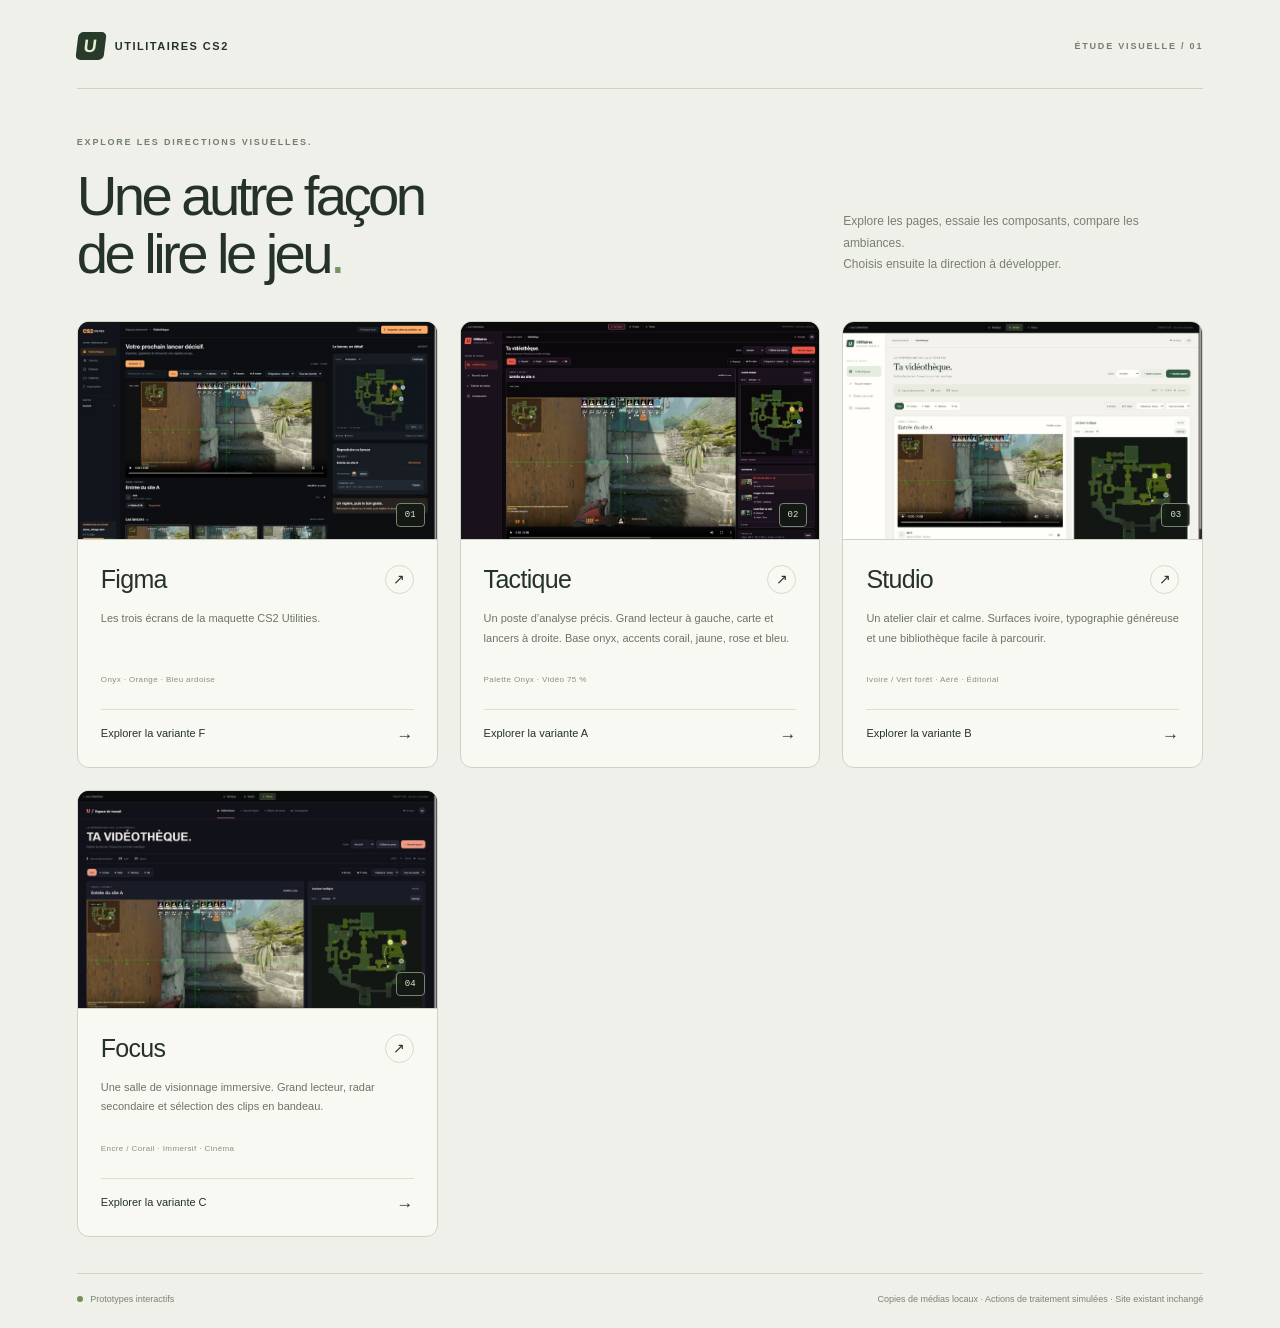
<file: prototypes/index.html>
<!doctype html>
<html lang="fr">
<head>
  <meta charset="utf-8">
  <meta name="viewport" content="width=device-width,initial-scale=1">
  <title>Utilitaires CS2 · Explorations visuelles</title>
  <link rel="icon" href="data:,">
  <link rel="stylesheet" href="prototype.css">
  <link rel="stylesheet" href="tactique.css">
  <script defer src="data.js"></script>
  <link rel="stylesheet" href="figma.css">
  <script defer src="figma.js"></script>
  <script defer src="prototype.js"></script>
</head>
<body><div id="app"></div><div id="toast" role="status"></div><dialog id="dialog"></dialog></body>
</html>
</file>
<file: prototypes/prototype.css>
:root{font-family:'DM Sans','Segoe UI',sans-serif;font-size:14px;font-weight:400;--bg:#121514;--surface:#1b1f1d;--surface2:#242925;--ink:#edf0e9;--muted:#939c91;--edge:#343b34;--accent:#d8ef6b;--accent-ink:#1d2513;--radius:8px;--shadow:none;--smoke:#a0c7aa;--flash:#ead69a;--molo:#ee9272;--he:#c3a6e0;color:var(--ink);background:var(--bg);color-scheme:dark}
body{background:var(--bg);color:var(--ink);min-height:100vh}
body.theme-b .segmented button.active[aria-pressed=true]{color:var(--accent-ink)}
*{box-sizing:border-box}body{margin:0}button,input,select{font:inherit}button,a,input,select,summary{-webkit-tap-highlight-color:transparent}button,a,select,summary{cursor:pointer}a{color:inherit;text-decoration:none}button{min-height:36px;border:1px solid var(--edge);background:var(--surface2);color:var(--ink);border-radius:var(--radius);padding:8px 13px;transition:background .15s,border-color .15s,transform .15s}button:hover{border-color:var(--muted);background:var(--edge)}button:active{transform:translateY(1px)}button:disabled{opacity:.35;cursor:default}button.active,button[aria-pressed=true]{border-color:var(--accent);color:var(--accent);background:color-mix(in srgb,var(--accent) 9%,var(--surface))}button.primary,.button-look{background:var(--accent);color:var(--accent-ink);border-color:var(--accent);font-weight:700}.primary:hover{background:color-mix(in srgb,var(--accent) 85%,white);border-color:var(--accent)}.subtle{background:transparent;border-color:transparent}.danger{color:#f1a18e}.danger:hover{background:#522b28;border-color:#a66357}.muted{color:var(--muted);font-size:12px}.sr-only{position:absolute;width:1px;height:1px;overflow:hidden;clip:rect(0,0,0,0)}:focus-visible{outline:2px solid var(--accent);outline-offset:4px}h1,h2,h3,p{margin:0}h1{font-size:38px;line-height:1.1;font-weight:600;letter-spacing:-1.5px}h2{font-size:16px;line-height:1.35;font-weight:600}h3{font-size:19px;font-weight:500}small{color:var(--muted)}.eyebrow{display:block;font-size:10px;font-weight:600;letter-spacing:1.8px;color:var(--muted)}.live-dot,.kind-dot{display:inline-block;width:6px;height:6px;border-radius:50%;background:var(--accent);flex-shrink:0}.kind-dot.smoke{background:var(--smoke)}.kind-dot.flash{background:var(--flash)}.kind-dot.molo{background:var(--molo)}.kind-dot.he{background:var(--he)}
.proto-bar{height:50px;background:#090c0b;color:#c4cbc3;border-bottom:1px solid #333b33;display:flex;align-items:center;justify-content:space-between;padding:0 24px;font-size:11px;gap:16px}.proto-bar>a:hover{color:white}.variant-switch{display:flex;align-items:center;gap:8px;height:100%}.variant-switch a{display:flex;align-items:center;gap:8px;padding:7px 14px;border:1px solid transparent;border-radius:5px;white-space:nowrap}.variant-switch .active{background:#2b3328;border-color:#56634c;color:#d8ef6b}.variant-switch b{font-size:10px;opacity:.7}.proto-label{font-size:9px;letter-spacing:1.4px;color:#8b9789}.shell{display:flex;min-height:calc(100vh - 50px)}.sidebar{width:208px;flex-shrink:0;border-right:1px solid var(--edge);background:var(--surface);padding:29px 20px 20px;display:flex;flex-direction:column}.brand{display:flex;gap:10px;align-items:center;font-size:17px;font-weight:700;letter-spacing:-.6px}.brand-icon{display:grid;place-items:center;width:33px;height:33px;background:var(--accent);color:var(--accent-ink);font-size:22px;font-weight:700;border-radius:5px;transform:skew(-7deg)}.brand-sub{display:block;font-size:8px;letter-spacing:2px;margin-top:3px;color:var(--muted);font-weight:500}.nav-label{margin-top:55px;font-size:8px;letter-spacing:1.4px;color:var(--muted)}.sidebar nav{display:grid;gap:6px;margin-top:17px}.sidebar nav a{padding:12px 10px;display:flex;align-items:center;gap:12px;font-size:12px;border-radius:var(--radius);color:var(--muted)}.sidebar nav a>span{font-size:18px}.sidebar nav a:hover{background:var(--surface2);color:var(--ink)}.sidebar nav a.active{color:var(--accent);background:color-mix(in srgb,var(--accent) 9%,var(--surface));box-shadow:inset 2px 0 var(--accent)}.sidebar-bottom{margin-top:auto;padding-top:90px;font-size:11px}.sidebar-bottom p{margin:18px 0 6px;color:var(--muted)}.sidebar-bottom small{font-size:9px}.local-status{display:inline-flex;align-items:center;gap:7px;font-size:10px;color:var(--muted)}.main-shell{min-width:0;flex:1}.topbar{height:65px;border-bottom:1px solid var(--edge);display:flex;align-items:center;justify-content:space-between;padding:0 30px}.breadcrumb{font-size:10px;color:var(--muted)}.breadcrumb span{margin:0 11px;color:var(--edge)}.breadcrumb strong{color:var(--ink);font-weight:500}.top-actions{display:flex;align-items:center;gap:22px}.avatar{display:grid;place-items:center;width:29px;height:29px;font-size:10px;border:1px solid var(--edge);border-radius:50%;background:var(--surface2)}.topnav{display:none}.page{padding:32px 30px;max-width:1800px;margin:auto}.page-heading{display:flex;justify-content:space-between;align-items:flex-end;gap:20px;margin-bottom:25px}.page-heading .eyebrow{margin-bottom:12px}.page-heading p{margin-top:11px;font-size:12px;color:var(--muted)}.heading-action{display:flex;align-items:center;gap:8px;flex-wrap:wrap;justify-content:flex-end}.heading-action button{font-size:10px}.map-choice{display:flex;align-items:center;gap:9px;color:var(--muted);font-size:11px}.map-choice select{min-width:106px}.library-summary{border-top:1px solid var(--edge);border-bottom:1px solid var(--edge);display:flex;align-items:center;gap:28px;padding:16px 0;font-size:10px;color:var(--muted)}.library-summary strong{font-size:14px;font-weight:500;color:var(--ink);margin-right:6px}.summary-right{margin-left:auto;display:flex;gap:12px;align-items:center;font-size:9px;letter-spacing:.6px}.vs{font-size:8px;color:var(--muted)}.filterbar{display:flex;align-items:center;gap:12px;justify-content:space-between;margin:20px 0;flex-wrap:wrap}.segmented{display:flex;gap:3px;padding:3px;background:var(--surface);border:1px solid var(--edge);border-radius:var(--radius)}.segmented button{background:transparent;border:1px solid transparent;display:flex;gap:6px;align-items:center;font-size:10px;padding:7px 10px;min-height:31px}.segmented button.active{background:var(--accent);color:var(--accent-ink);border-color:var(--accent)}.filter-options{display:flex;gap:7px;align-items:center;flex-wrap:wrap}.filter-options button,.filter-options select{font-size:10px;min-height:33px;padding:7px 10px}.filter-options button{background:transparent}.filter-options button.active{color:var(--accent)}select,input:not([type=checkbox]){color:var(--ink);border:1px solid var(--edge);border-radius:var(--radius);background:var(--surface);padding:9px 12px;min-height:36px;min-width:0}select{max-width:100%}.panel{background:var(--surface);border:1px solid var(--edge);border-radius:var(--radius);min-width:0;overflow:hidden;box-shadow:var(--shadow)}.panel-title{display:flex;align-items:center;justify-content:space-between;gap:12px;padding:18px 18px 15px}.panel-title h2{font-size:13px}.panel-title .eyebrow{font-size:8px;margin-bottom:6px}.panel-title button{font-size:9px;min-height:26px;padding:4px 6px}.badge{display:inline-flex;gap:6px;align-items:center;font-size:8px;font-weight:500;padding:4px 7px;border:1px solid var(--edge);border-radius:4px;color:var(--muted);white-space:nowrap}.badge.accent{border-color:color-mix(in srgb,var(--accent) 35%,var(--edge));color:var(--accent)}
.library-workspace{display:grid;grid-template-columns:minmax(0,1.05fr) minmax(0,1fr);gap:18px;align-items:start}.radar-panel{grid-column:1;grid-row:1/3}.video-panel{grid-column:2;grid-row:1}.clips-panel{grid-column:2;grid-row:2}.radar-tools{display:flex;align-items:center;justify-content:space-between;gap:8px;margin:0 16px 12px;font-size:9px;color:var(--muted)}.radar-tools label{display:flex;align-items:center;gap:8px}.radar-tools select,.radar-tools button{font-size:9px;min-height:27px;padding:5px 8px}.radar-image{margin:0 12px;position:relative;overflow:hidden;aspect-ratio:1;background:#121713;border:1px solid #303b30;border-radius:3px}.map-stage{width:100%;height:100%;position:relative;transform-origin:center;transition:transform .2s}.map-stage>img{display:block;width:100%;height:100%;object-fit:contain;opacity:.88}.map-pin{position:absolute;z-index:3;transform:translate(-50%,-50%);border:2px solid #e3ebd5;border-radius:50%;padding:0;min-height:0;width:22px;height:22px;background:#859b77;color:#11200f;font-size:10px;box-shadow:0 0 0 4px #16201888}.map-pin.molo{background:#e69b77}.map-pin.selected{background:#d8ef6b;border-color:#f5ffd4;box-shadow:0 0 0 5px #d8ef6b30}.route{position:absolute;inset:0;width:100%;height:100%;fill:none;stroke:#e0ecb4;stroke-width:.4;stroke-dasharray:1.1 1.1;pointer-events:none}.route circle{fill:#e4efc5;stroke:none}.map-coordinates{position:absolute;bottom:15px;left:12px;font:7px Consolas,monospace;letter-spacing:1px;color:#a4b3a5;pointer-events:none}.zoom{position:absolute;right:10px;bottom:10px;display:flex;align-items:center;background:#171e19;border:1px solid #475443;border-radius:5px;color:#d3e1cc}.zoom button{border:0;background:none;color:#d3e1cc;min-height:25px;padding:3px 8px;font-size:12px}.zoom output{font-size:9px;min-width:38px;text-align:center}.radar-caption{display:flex;justify-content:space-between;gap:8px;padding:14px 16px;color:var(--muted);font-size:9px}.heat-on:after{content:'';position:absolute;inset:0;background:radial-gradient(ellipse at 72% 35%,#ff461a9c,transparent 15%),radial-gradient(ellipse at 82% 48%,#edff397c,transparent 20%);pointer-events:none}.video-wrap{position:relative;background:black;margin:0 12px;border-radius:4px;overflow:hidden;line-height:0}.video-wrap video{display:block;width:100%;aspect-ratio:16/9;background:#111;object-fit:contain}.video-marker{position:absolute;top:12px;left:12px;color:#fafafa;background:#111b;font-size:7px;padding:6px 8px;letter-spacing:1px;line-height:1}.clip-info{display:flex;align-items:center;gap:9px;padding:12px 16px}.player-avatar{width:28px;height:28px;display:grid;place-items:center;border:1px solid var(--edge);background:var(--surface2);border-radius:5px;font-size:10px}.clip-info strong{font-size:10px;font-weight:600;display:block}.clip-info small{font-size:8px;margin-top:3px;display:block}.duration{margin-left:auto;font-size:9px;color:var(--muted)}button.favorite{font-size:20px;line-height:1;padding:3px 7px;min-height:27px;background:transparent;border:0;color:var(--accent)}.clip-actions{display:flex;gap:10px;align-items:center;padding:0 16px 13px}.clip-actions button{min-height:29px;font-size:9px;padding:6px 10px}.clip-actions .danger{margin-left:auto}.key-hint{font-size:8px;color:var(--muted);display:flex;gap:4px;align-items:center}kbd{font-size:8px;border:1px solid var(--edge);padding:3px 4px;background:var(--surface2);color:var(--muted);border-radius:3px}.console{display:flex;align-items:center;justify-content:space-between;padding:12px 16px;border-top:1px solid var(--edge);gap:8px;background:color-mix(in srgb,var(--bg) 35%,var(--surface))}.console>div{min-width:0}.console .eyebrow{font-size:7px;letter-spacing:1px;margin-bottom:6px}.console code{font:9px/1.4 Consolas,monospace;color:var(--muted);display:block;overflow-wrap:anywhere}.console button{font-size:8px;min-height:26px;padding:4px 7px}.clips-panel .panel-title{border-bottom:1px solid var(--edge);padding:14px 16px}.count{font-size:10px;color:var(--muted);font-weight:400;margin-left:5px}.clips-panel .muted{font-size:8px}.clip-list{padding:5px 8px}.clip-card{display:flex;width:100%;align-items:center;gap:10px;padding:9px 7px;border:1px solid transparent;background:transparent;border-radius:5px;text-align:left}.clip-card.selected{border-color:color-mix(in srgb,var(--accent) 35%,var(--edge));background:color-mix(in srgb,var(--accent) 5%,var(--surface))}.clip-thumb{width:92px;flex-shrink:0;aspect-ratio:16/9;position:relative;overflow:hidden;border-radius:3px}.clip-thumb img{height:100%;width:100%;object-fit:cover}.clip-thumb>span{position:absolute;right:4px;bottom:4px;font-size:7px;background:#111c;color:#fff;padding:2px 4px;border-radius:2px}.clip-card-text{flex:1;min-width:0}.clip-card-title{display:flex;align-items:center;gap:8px;font-size:10px;font-weight:600}.clip-card-title>span{color:var(--accent)}.clip-card small{font-size:8px;display:block;margin:4px 0 6px}.clip-card small>span{color:var(--muted)}.clip-tags{display:flex;align-items:center;gap:7px}.clip-tags .badge{font-size:7px;padding:2px 4px;border-color:transparent;background:var(--surface2)}.frequency{font-size:7px;color:var(--muted)}.clip-arrow{font-size:15px;color:var(--muted)}.list-foot{display:flex;justify-content:space-between;font-size:8px;color:var(--muted);padding:12px 16px;border-top:1px solid var(--edge)}.app-footer{display:flex;justify-content:space-between;gap:16px;margin:0 30px;padding:15px 0;border-top:1px solid var(--edge);font-size:8px;letter-spacing:1px;color:var(--muted)}
.export-workspace{display:grid;grid-template-columns:1.1fr 1fr;gap:24px;max-width:1150px;margin:32px auto 0}.import-panel{padding:10px 22px 22px}.import-panel .panel-title{padding:12px 0 25px}.step-number{font:10px Consolas,monospace;color:var(--muted)}.upload-zone{border:1px dashed var(--muted);border-radius:var(--radius);display:flex;flex-direction:column;align-items:center;padding:36px 14px;gap:12px;position:relative;background:color-mix(in srgb,var(--accent) 3%,var(--surface));cursor:pointer;text-align:center}.upload-icon{font-size:34px;color:var(--accent)}.upload-zone h3{font-size:18px}.upload-zone p{font-size:11px;color:var(--muted)}.upload-zone small{font-size:9px}.button-look{padding:9px 14px;border-radius:var(--radius);font-size:10px;margin:5px 0}.upload-zone input{position:absolute;opacity:0;width:1px;height:1px}.upload-zone:focus-within{outline:2px solid var(--accent);outline-offset:4px}.form-row{display:grid;grid-template-columns:1fr 1fr;gap:14px;margin:23px 0}.form-row label,.zone-inspector>label,.component-grid .panel>label,dialog label{display:flex;flex-direction:column;gap:9px;font-size:10px;color:var(--muted)}.form-row select,.form-row input{width:100%;font-size:11px}details{border-top:1px solid var(--edge);padding:15px 0;font-size:11px;color:var(--muted)}summary{list-style:none;color:var(--ink)}summary span{float:right}.option-detail{padding:14px 0;display:grid;gap:12px;font-size:10px}input[type=checkbox]{accent-color:var(--accent)}.import-panel>.primary{width:100%;margin-top:12px}.form-hint{font-size:10px;color:var(--muted);line-height:1.8;margin-top:17px}.form-hint .live-dot{margin-right:5px}.export-side{display:grid;gap:20px;align-content:start}.progress-panel{padding:6px 20px 20px}.progress-panel .panel-title{padding:16px 0}.workflow{padding:0;list-style:none;display:grid;gap:25px;margin:10px 0}.workflow li{display:flex;gap:16px;align-items:flex-start}.workflow li>b{width:28px;height:28px;display:grid;place-items:center;font:10px Consolas,monospace;background:var(--surface2);border:1px solid var(--edge);border-radius:50%;color:var(--accent)}.workflow strong{font-size:12px;font-weight:500}.workflow p{margin-top:6px;font-size:10px;color:var(--muted)}.history-item{width:100%;display:flex;gap:12px;text-align:left;padding:16px;border-radius:0;border:0;border-top:1px solid var(--edge);background:transparent;align-items:center}.file-symbol{font-size:23px;color:var(--muted)}.history-item strong{font-size:11px;display:block;font-weight:500}.history-item small{font-size:9px;display:block;margin-top:5px}.history-date{font-size:9px;color:var(--muted);margin-left:auto}.progress-file{font:10px Consolas,monospace;color:var(--muted);margin:8px 0 25px;overflow-wrap:anywhere}.progress-heading{display:flex;justify-content:space-between;font-size:11px;margin-bottom:12px}.progress-heading strong{color:var(--accent)}progress{width:100%;height:5px;border:0;border-radius:10px;overflow:hidden;appearance:none;margin-bottom:15px;background:var(--edge)}progress::-webkit-progress-bar{background:var(--edge)}progress::-webkit-progress-value{background:var(--accent)}.progress-actions{display:flex;gap:8px;align-items:center;margin:20px 0}.progress-actions button{font-size:10px}.progress-panel details{margin-top:15px;padding-bottom:0}.progress-panel code{display:block;font-size:9px;line-height:1.8;margin-top:15px}.zone-workspace{display:grid;grid-template-columns:minmax(0,1.7fr) minmax(270px,1fr);gap:24px;max-width:1150px;margin:auto}.zone-workspace .radar-panel{grid-row:auto}.zone-workspace .radar-image{max-height:650px;aspect-ratio:1}.editor-map svg{position:absolute;inset:0;width:100%;height:100%}.zone-polygon{fill:#d8ef6b38;stroke:#d8ef6b;stroke-width:.4}.secondary-zone{fill:#ee92721c;stroke:#ee9272;stroke-dasharray:1 1}.draft{fill:#7db5f122;stroke:#7db5f1;stroke-dasharray:1 1}.vertices circle{fill:#d8ef6b;stroke:#172017;stroke-width:.2}.editor-map text{fill:#f3f9dc;font:2.2px 'DM Sans',sans-serif;paint-order:stroke;stroke:#1b241c;stroke-width:.5px}.zone-inspector{padding:24px}.zone-inspector>h2{font-size:30px;margin:9px 0 24px}.zone-inspector>label{margin:15px 0}.zone-inspector input{width:100%}.zone-list{display:grid;gap:5px;margin:20px 0}.zone-list button{display:flex;align-items:center;gap:10px;text-align:left;background:transparent;font-size:11px;border-color:transparent}.zone-list .selected{background:var(--surface2);border-color:var(--edge);color:var(--accent)}.zone-list small{margin-left:auto;font-size:9px}.zone-color{width:9px;height:9px;background:#d8ef6b;border-radius:2px}.color-1{background:#9aaebd}.color-2{background:#ee9272}.color-3{background:#c3a6e0}.inline-actions{display:flex;gap:8px;margin-top:20px}.inline-actions button{font-size:10px}.layers{border-top:1px solid var(--edge);margin-top:28px;padding-top:20px}.layers p{font-size:10px;color:var(--muted);line-height:1.5;margin:10px 0 15px}.layers>div{display:flex;justify-content:space-between;padding:10px 0;font-size:10px;border-bottom:1px solid var(--edge);color:var(--muted)}.component-grid{display:grid;grid-template-columns:1fr 1fr;gap:20px}.component-grid>.panel{padding:24px}.component-grid h2{margin:10px 0 24px;font-size:19px}.component-row{display:flex;gap:10px;align-items:center;flex-wrap:wrap;margin-top:18px}.component-row button{font-size:11px}.component-grid label{margin-top:18px}.message{font-size:11px;padding:13px;border:1px solid var(--edge);border-radius:var(--radius);margin-bottom:10px;line-height:1.6}.message.success{color:#94ba8c;background:#7fa5730c;border-color:#7fa57335}.message.warning{color:#c6ad78;background:#bd9e5b0c;border-color:#bd9e5b35}.message.error{color:#e19583;background:#e195830c;border-color:#e1958335}.swatches{display:flex;gap:15px;margin-bottom:25px}.swatches span{display:grid;gap:8px;color:var(--muted);font-size:9px}.swatches i{display:block;width:47px;height:47px;border:1px solid var(--edge);border-radius:var(--radius)}.type-sample{font-size:40px;line-height:1.1;letter-spacing:-1.5px;margin:24px 0}.component-clip .panel{box-shadow:none}.empty-state{padding:80px 20px;text-align:center;border:1px dashed var(--edge);border-radius:var(--radius);margin:32px 0}.empty-state>span{font-size:48px;color:var(--accent)}.empty-state h2{font-size:22px;margin:15px 0}.empty-state p{color:var(--muted);font-size:12px;margin-bottom:25px}#toast{position:fixed;bottom:25px;left:50%;transform:translate(-50%,20px);opacity:0;pointer-events:none;background:var(--accent);color:var(--accent-ink);font-size:12px;padding:14px 22px;z-index:20;border-radius:var(--radius);box-shadow:0 5px 40px #0003;transition:opacity .2s,transform .2s;text-align:center;max-width:90vw}#toast.show{opacity:1;transform:translate(-50%,0)}dialog{padding:30px;border-radius:var(--radius);border:1px solid var(--edge);background:var(--surface);color:var(--ink);width:min(460px,90vw);box-shadow:0 20px 100px #0005}dialog::backdrop{background:#050a089c;backdrop-filter:blur(5px)}dialog h2{font-size:26px;letter-spacing:-.7px;margin:15px 0}dialog p{font-size:12px;line-height:1.7;color:var(--muted);margin-bottom:18px}dialog input{width:100%}.simulation-note{background:var(--surface2);padding:12px;border-radius:var(--radius)}.dialog-actions{display:flex;gap:8px;justify-content:flex-end;margin-top:28px}.dialog-actions button{font-size:11px}
.theme-b{--bg:#f3f2ed;--surface:#fffefa;--surface2:#ecefe7;--ink:#263b30;--muted:#748073;--edge:#dce0d6;--accent:#315b43;--accent-ink:#fffefa;--radius:12px;--shadow:0 4px 20px #263b3004;--smoke:#578a6b;--flash:#c1a659;--molo:#ba7451;--he:#9074a8;color-scheme:light}.theme-b .sidebar{width:190px;padding:28px 17px}.theme-b .sidebar nav a.active{background:#e5eddf;color:var(--accent);box-shadow:none}.theme-b .page{padding:38px 38px}.theme-b h1{font-family:Georgia,'Times New Roman',serif;font-size:40px;font-weight:400;letter-spacing:-1.4px}.theme-b .page-heading{margin-bottom:30px}.theme-b .library-summary{border:0;background:#e8ecdf;padding:17px 20px;border-radius:var(--radius)}.theme-b .filterbar{margin:25px 0}.theme-b .library-workspace{grid-template-columns:minmax(0,1.45fr) minmax(0,1fr);gap:20px}.theme-b .video-panel{grid-column:1;grid-row:1}.theme-b .radar-panel{grid-column:2;grid-row:1}.theme-b .clips-panel{grid-column:1/-1;grid-row:2}.theme-b .clip-list{display:grid;grid-template-columns:repeat(3,1fr);gap:10px;padding:14px}.theme-b .clip-card{flex-direction:column;align-items:stretch;padding:8px;position:relative;border-radius:8px}.theme-b .clip-thumb{width:100%}.theme-b .clip-card-text{padding:7px 2px}.theme-b .clip-card-title{font-size:12px}.theme-b .clip-card small{font-size:10px;margin:7px 0 10px}.theme-b .clip-arrow{display:none}.theme-b .clip-tags .badge{font-size:8px}.theme-b .frequency{font-size:8px}.theme-b .clip-card.selected{background:#edf2e7;border-color:#b4c8ab}.theme-b .video-panel .panel-title h2{font-family:Georgia,serif;font-weight:400;font-size:22px}.theme-b .video-wrap{margin:0 16px}.theme-b .clip-info{padding:17px 20px}.theme-b .clip-info strong{font-size:12px}.theme-b .clip-info small{font-size:10px}.theme-b .clip-actions{padding:0 20px 18px}.theme-b .console{padding:17px 20px}.theme-b button[aria-pressed=true]:not(.primary):not(.favorite){color:var(--accent)}.theme-b .segmented button.active{color:var(--accent-ink)}.theme-b .danger{color:#a54c3d}.theme-b .danger:hover{background:#f7e4de}.theme-b .badge.accent{background:#e5eddf}.theme-b .type-sample{font-family:Georgia,serif}.theme-b .component-clip .clip-list{display:block}.theme-b .component-clip .clip-card{flex-direction:row}.theme-b .component-clip .clip-thumb{width:120px}.theme-b .message.success{color:#396d47}.theme-b .message.warning{color:#86691d}.theme-b .message.error{color:#ae513d}
.theme-c{--bg:#101119;--surface:#191b26;--surface2:#232533;--ink:#f1eee9;--muted:#9294a6;--edge:#303240;--accent:#f09b83;--accent-ink:#2b1b20;--radius:10px;--shadow:none;--smoke:#9fc3b5;color-scheme:dark}.theme-c .sidebar{display:none}.theme-c .topbar{height:76px;padding:0 38px}.theme-c .breadcrumb{font-size:15px;font-weight:700;color:var(--ink)}.theme-c .breadcrumb>span,.theme-c .breadcrumb>strong{display:none}.theme-c .breadcrumb:before{content:'U / ';color:var(--accent);font-size:23px}.theme-c .topnav{display:flex;gap:25px;font-size:11px}.theme-c .topnav>a{color:var(--muted);padding:27px 0}.theme-c .topnav>a.active{color:var(--ink);box-shadow:inset 0 -2px var(--accent)}.theme-c .topnav>a>span{margin-right:7px;color:var(--accent)}.theme-c .page{padding:32px 38px}.theme-c h1{font-family:'Barlow Condensed','Arial Narrow',sans-serif;text-transform:uppercase;font-size:52px;letter-spacing:.1px;font-weight:600;line-height:.95}.theme-c .page-heading{margin-bottom:22px}.theme-c .page-heading .eyebrow{font-size:9px}.theme-c .library-summary{padding:13px 0}.theme-c .library-workspace{grid-template-columns:minmax(0,1.85fr) minmax(0,1fr);gap:18px}.theme-c .video-panel{grid-column:1;grid-row:1}.theme-c .radar-panel{grid-column:2;grid-row:1}.theme-c .clips-panel{grid-column:1/-1;grid-row:2}.theme-c .video-panel .panel-title h2{font-size:20px;font-weight:500}.theme-c .video-panel .panel-title{padding:19px 20px}.theme-c .video-panel .video-wrap{margin:0;border-radius:0}.theme-c .clip-info{padding:16px 20px}.theme-c .clip-info strong{font-size:12px}.theme-c .clip-info small{font-size:10px}.theme-c .clip-actions{padding:0 20px 17px}.theme-c .console{padding:14px 20px}.theme-c .console code{font-size:10px}.theme-c .radar-panel .panel-title{padding:21px 18px}.theme-c .radar-caption{flex-direction:column;gap:10px;line-height:1.5}.theme-c .clip-list{display:grid;grid-template-columns:repeat(3,1fr);gap:10px;padding:12px}.theme-c .clip-card{gap:13px;padding:10px}.theme-c .clip-thumb{width:115px}.theme-c .clip-card-title{font-size:11px}.theme-c .clip-card small{font-size:9px}.theme-c .clip-arrow{display:none}.theme-c .component-clip .clip-list{display:block}.theme-c .type-sample{font-family:'Barlow Condensed','Arial Narrow',sans-serif;text-transform:uppercase;letter-spacing:.2px;font-size:54px}.theme-c .export-workspace{max-width:1200px}.theme-c .zone-workspace{max-width:1250px}.theme-c .panel{border-color:#2b2d3a}
.overview{background:#eff0e9;color:#253229;color-scheme:light}.explorations{max-width:1530px;margin:auto;padding:32px 6vw 24px}.overview-top{display:flex;justify-content:space-between;align-items:center;padding-bottom:28px;border-bottom:1px solid #cdd3c6}.overview-top .brand{font-size:11px;letter-spacing:1.5px}.overview .brand-icon{background:#283a2a;color:#e4efce;width:28px;height:28px;font-size:18px}.overview .eyebrow{color:#737f70;font-size:9px}.overview-intro{padding:48px 0 38px;position:relative}.overview-intro h1{font-size:clamp(42px,4.4vw,68px);font-weight:500;letter-spacing:-3.6px;line-height:1.03;margin-top:20px}.overview-intro h1>span{color:#789460}.overview-intro p{position:absolute;bottom:45px;right:0;max-width:360px;color:#778171;font-size:12px;line-height:1.8}.direction-grid{display:grid;grid-template-columns:repeat(3,1fr);gap:22px}.direction{border:1px solid #cdd3c6;border-radius:12px;overflow:hidden;background:#f9f9f3;transition:transform .2s,box-shadow .2s}.direction:hover{transform:translateY(-5px);box-shadow:0 12px 35px #26332410}.miniature{height:218px;position:relative;background:#141915;overflow:hidden;border-bottom:1px solid #cdd3c6}.miniature>img{position:relative;z-index:2;display:block;width:100%;height:100%;object-fit:cover;object-position:top}.preview-index{position:absolute;z-index:3;bottom:12px;right:12px;background:#141a14e6;border:1px solid #75846f;color:#d9e7ca;padding:6px 8px;font:9px Consolas,monospace;border-radius:4px}.direction-b .miniature{background:#eceee5}.direction-c .miniature{background:#11131d}.mini-fallback{position:absolute;inset:0;padding:24px}.mini-nav{font-size:9px;color:#d8ef6b;letter-spacing:2px;display:block;border-bottom:1px solid #3f4a3b;padding-bottom:12px}.mini-body{display:flex;gap:13px;margin-top:15px}.mini-body>img{width:49%;opacity:.8;object-fit:cover;aspect-ratio:1}.mini-body>div{display:flex;flex:1;flex-direction:column;gap:10px}.mini-body>div>span{height:30px;background:#c8d2bc15;border:1px solid #b2c79f25;border-radius:4px}.direction-b .mini-nav{color:#315b43;border-color:#bec9b4}.direction-b .mini-body{flex-direction:row-reverse}.direction-b .mini-body>div>span{background:#fff9;border-color:#cdd7c4}.direction-c .mini-nav{color:#f09b83;border-color:#3f3440}.direction-c .mini-body>img{width:35%}.direction-c .mini-body>div>span:first-child{height:95px;background:linear-gradient(135deg,#353f3b,#6d7960)}.direction-copy{padding:23px}.direction-name{display:flex;align-items:center;justify-content:space-between}.direction-name h2{font-size:25px;font-weight:500;letter-spacing:-.7px}.direction-name>span{border:1px solid #d5dacd;border-radius:50%;width:29px;height:29px;text-align:center;line-height:27px}.direction-copy p{font-size:11px;line-height:1.8;margin-top:12px;color:#6a7566;min-height:60px}.direction-copy small{font-size:8px;letter-spacing:.4px;color:#87917f}.direction-copy strong{display:flex;justify-content:space-between;font-weight:500;font-size:11px;border-top:1px solid #dce0d3;margin-top:24px;padding-top:17px}.direction-copy strong>span{font-size:17px;line-height:1}.overview-footer{border-top:1px solid #cdd3c6;display:flex;align-items:center;justify-content:space-between;gap:20px;padding-top:20px;margin-top:36px;font-size:9px;color:#7a8474}.overview-footer .live-dot{background:#749353;margin-right:5px}
@media(min-width:1600px){.theme-a .library-workspace{grid-template-columns:1.2fr 1fr .85fr}.theme-a .radar-panel{grid-column:1;grid-row:1}.theme-a .video-panel{grid-column:2;grid-row:1}.theme-a .clips-panel{grid-column:3;grid-row:1}.theme-a .clip-card{flex-wrap:wrap}.theme-a .clip-thumb{width:100%}.theme-a .clip-card-text{padding:8px}.theme-a .clip-card-title{font-size:12px}.theme-a .clip-card small{font-size:9px}.theme-a .clip-card{padding:10px}.theme-a .clip-arrow{display:none}}
@media(max-width:1150px){.sidebar,.theme-b .sidebar{width:165px;padding-left:12px;padding-right:12px}.brand{font-size:14px}.brand-icon{width:28px;height:28px;font-size:18px}.brand-sub{font-size:7px;letter-spacing:1px}.sidebar nav a{font-size:10px;padding:10px 8px;gap:8px}.nav-label{font-size:7px}.page,.theme-b .page,.theme-c .page{padding:27px 22px}.page-heading{align-items:flex-start}.heading-action{max-width:220px}.page-heading h1{font-size:33px}.theme-b .page-heading h1{font-size:34px}.theme-c .page-heading h1{font-size:43px}.summary-right{display:none}.theme-c .clip-list{grid-template-columns:repeat(3,1fr)}.theme-c .clip-card{flex-direction:column;align-items:stretch}.theme-c .clip-thumb{width:100%}.theme-c .topnav{gap:18px}.theme-c .topbar{padding:0 24px}.theme-c .topnav>a>span{display:none}.overview-intro p{position:static;margin-top:25px;max-width:none}.overview-intro p br{display:none}.overview-intro{padding:35px 0}.miniature{height:180px}.direction-copy{padding:19px}.direction-copy p{min-height:80px}.direction-copy small{line-height:1.6;display:block}.overview-footer{align-items:flex-start;line-height:1.8}.export-workspace{gap:18px}.import-panel{padding:8px 17px 20px}.upload-zone{padding:25px 10px}.swatches{gap:9px}.swatches i{width:37px;height:37px}}
@media(max-width:850px){.proto-bar{padding:0 12px;height:auto;min-height:50px;flex-wrap:wrap;gap:8px}.proto-label{display:none}.variant-switch{gap:2px}.variant-switch a{padding:7px 9px;font-size:10px}.sidebar,.theme-b .sidebar{display:none}.topbar{padding:0 20px}.topbar .breadcrumb{display:none}.topnav,.theme-c .topnav{display:flex;gap:17px;font-size:10px}.topnav>a{padding:22px 0;color:var(--muted)}.topnav>a.active{color:var(--accent)}.topnav>a>span{display:none}.top-actions{gap:10px}.top-actions .local-status{display:none}.theme-c .topbar{height:65px}.theme-c .topnav>a{padding:22px 0}.library-workspace,.theme-b .library-workspace,.theme-c .library-workspace{grid-template-columns:1fr 1fr;gap:14px}.theme-a .video-panel{grid-column:2;grid-row:1}.theme-a .radar-panel{grid-column:1;grid-row:1}.theme-a .clips-panel{grid-column:1/-1;grid-row:2}.theme-a .clip-list{display:grid;grid-template-columns:repeat(3,1fr)}.theme-a .clip-card{flex-direction:column;align-items:stretch}.theme-a .clip-thumb{width:100%}.clip-actions{flex-wrap:wrap;gap:6px}.key-hint{font-size:7px}.console code{font-size:8px}.radar-caption{font-size:8px;flex-wrap:wrap}.page-heading .eyebrow{font-size:8px}.page-heading h1{font-size:31px}.page-heading p{font-size:11px}.heading-action .map-choice{width:100%;justify-content:flex-end}.heading-action button{padding:7px;font-size:9px}.direction-grid{gap:13px}.explorations{padding:24px}.direction-copy{padding:16px}.direction-name h2{font-size:22px}.direction-copy p{font-size:10px;min-height:95px}.direction-copy strong{font-size:10px}.miniature{height:150px}.overview-footer{flex-direction:column;gap:8px}.zone-workspace{gap:14px;grid-template-columns:1.2fr 1fr}.zone-inspector{padding:20px}.zone-inspector>h2{font-size:24px}.component-grid>.panel{padding:20px}}
@media(max-width:600px){.page,.theme-b .page,.theme-c .page{padding:24px 16px}.proto-bar>a{font-size:9px}.variant-switch a{padding:7px;font-size:9px;gap:5px}.variant-switch b{font-size:8px}.topbar,.theme-c .topbar{padding:0 16px}.topnav,.theme-c .topnav{gap:14px;font-size:9px}.avatar{display:none}.page-heading{flex-direction:column;gap:20px}.heading-action{max-width:none;width:100%;justify-content:flex-start}.heading-action .map-choice{width:auto;justify-content:flex-start;margin-right:auto}.heading-action button{font-size:9px}.page-heading h1,.theme-b .page-heading h1{font-size:34px}.theme-c .page-heading h1{font-size:43px}.library-summary{gap:16px;padding:15px 0;font-size:9px}.theme-b .library-summary{padding:15px 12px;gap:14px}.library-summary strong{font-size:12px}.filterbar{gap:10px;margin:17px 0}.filter-options{gap:5px}.filter-options button,.filter-options select{font-size:9px;padding:7px}.segmented{width:100%;justify-content:space-between}.segmented button{font-size:10px;padding:7px 11px}.library-workspace,.theme-b .library-workspace,.theme-c .library-workspace{display:flex;flex-direction:column;gap:16px}.library-workspace>.panel{width:100%}.theme-a .radar-panel{order:1}.theme-a .video-panel{order:2}.theme-a .clips-panel{order:3}.theme-b .video-panel,.theme-c .video-panel{order:1}.theme-b .radar-panel,.theme-c .radar-panel{order:2}.theme-b .clips-panel,.theme-c .clips-panel{order:3}.theme-a .clip-list,.theme-b .clip-list,.theme-c .clip-list{display:block;padding:8px}.theme-a .clip-card,.theme-b .clip-card,.theme-c .clip-card{flex-direction:row;gap:12px;padding:10px}.theme-a .clip-thumb,.theme-b .clip-thumb,.theme-c .clip-thumb{width:105px}.theme-b .clip-card-title,.theme-c .clip-card-title{font-size:11px}.theme-b .clip-card-text{padding:0}.theme-b .clip-card small{font-size:9px;margin:5px 0 7px}.theme-c .radar-caption{flex-direction:row}.export-workspace,.zone-workspace,.component-grid{grid-template-columns:1fr}.export-workspace{margin-top:20px}.zone-workspace .radar-panel{grid-column:auto;grid-row:auto}.component-grid{gap:16px}.form-row{gap:10px}.app-footer{margin:0 16px;font-size:7px;line-height:1.6}.app-footer span:last-child{max-width:50%;text-align:right}.overview-top{padding-bottom:22px}.overview-top>.eyebrow{font-size:7px}.overview-top .brand{font-size:9px;letter-spacing:1px;gap:8px}.explorations{padding:23px 20px}.overview-intro{padding:34px 0}.overview-intro h1{font-size:49px;letter-spacing:-2.9px;margin-top:18px}.overview-intro .eyebrow{font-size:7px;letter-spacing:1.2px}.overview-intro p{font-size:11px;margin-top:22px}.direction-grid{grid-template-columns:1fr;gap:23px}.miniature{height:220px}.direction-copy{padding:22px}.direction-copy p{min-height:0;font-size:12px}.direction-copy small{font-size:9px;margin-top:12px}.direction-copy strong{font-size:12px}.direction-name h2{font-size:27px}.overview-footer{font-size:8px;margin-top:25px}.swatches i{width:45px;height:45px}}
@media(prefers-reduced-motion:reduce){*{transition:none!important;scroll-behavior:auto!important}}
</file>
<file: prototypes/tactique.css>
/* Direction retenue : Tactique, palette Onyx, Amaranth, Tomato, Tuscan Sun et Pacific Blue. */
.theme-a {
  font-family: "Bahnschrift", "Segoe UI", sans-serif;
  --onyx: #0c090d;
  --amaranth: #e01a4f;
  --tomato: #f15946;
  --tuscan: #f9c22e;
  --pacific: #53b3cb;
  --bg: var(--onyx);
  --surface: #19121d;
  --surface2: #281d2e;
  --ink: #fff7fc;
  --muted: #c8bbcb;
  --edge: #503c58;
  --accent: var(--tomato);
  --accent-ink: var(--onyx);
  --smoke: var(--pacific);
  --flash: var(--tuscan);
  --molo: var(--tomato);
  --he: var(--amaranth);
}
.theme-a h1, .theme-a h2 { font-weight: 700; letter-spacing: -.025em; }
.theme-a .sidebar nav a { font-size: 13px; }
.theme-a .segmented button, .theme-a .filter-options button,
.theme-a .filter-options select, .theme-a .heading-action button { font-size: 12px; }
.theme-a .library-workspace .clip-card-title { font-size: 13px; }
.theme-a .library-workspace .clip-card small { font-size: 11px; }
.theme-a .library-workspace .frequency { font-size: 10px; }
.theme-a .proto-bar { background: var(--onyx); border-color: var(--edge); }
.theme-a .variant-switch .active { background: var(--surface2); border-color: var(--accent); color: var(--accent); }
.theme-a .sidebar { background: var(--surface); }
.theme-a .sidebar nav a.active { background: color-mix(in srgb, var(--accent) 13%, var(--surface)); }
.theme-a .radar-image, .theme-a .video-wrap video { background: var(--onyx); border-color: var(--edge); }
.theme-a .map-stage > img { opacity: 1; }
.theme-a .map-pin { background: var(--pacific); border-color: var(--ink); color: var(--onyx); box-shadow: 0 0 0 4px #0c090d88; }
.theme-a .map-pin.molo { background: var(--tomato); }
.theme-a .map-pin.selected { background: var(--tuscan); border-color: var(--ink); box-shadow: 0 0 0 5px #f9c22e44; }
.theme-a .route { stroke: var(--tuscan); }
.theme-a .route circle { fill: var(--tuscan); }
.theme-a .map-coordinates { color: var(--muted); }
.theme-a .zoom { background: var(--surface); border-color: var(--edge); color: var(--pacific); }
.theme-a .zoom button { color: inherit; }
.theme-a .zone-polygon { fill: #53b3cb38; stroke: var(--pacific); }
.theme-a .zone-polygon.secondary-zone { fill: #f1594640; stroke: var(--tomato); }
.theme-a .zone-polygon.draft { fill: #f9c22e38; stroke: var(--tuscan); }
.theme-a .vertices circle { fill: var(--tuscan); stroke: var(--onyx); }
.theme-a .zone-color { background: var(--pacific); }
.theme-a .color-1 { background: var(--tomato); }
.theme-a .color-2 { background: var(--tuscan); }
.theme-a .color-3 { background: var(--amaranth); }
.theme-a .editor-map text { fill: var(--ink); stroke: var(--onyx); }
.theme-a .message.success { color: var(--pacific); background: #53b3cb14; border-color: #53b3cb55; }
.theme-a .message.warning { color: var(--tuscan); background: #f9c22e14; border-color: #f9c22e55; }
.theme-a .message.error, .theme-a .danger { color: #ff9ab5; border-color: var(--amaranth); }
.theme-a .message.error, .theme-a .danger:hover { background: #e01a4f22; }
.theme-a .favorite { color: var(--tuscan); }
.theme-a .throw-key { --accent: var(--tuscan); }
.theme-a .swatches { flex-wrap: wrap; }

.throw-controls { display: flex; align-items: center; flex-wrap: wrap; gap: 6px; }
.throw-label { font-size: 11px; color: var(--muted); }
.throw-key {
  display: inline-grid;
  place-items: center;
  min-width: 30px;
  min-height: 30px;
  padding: 3px 7px;
  border-color: var(--edge);
  color: var(--ink);
  font: 700 10px/1.2 "Segoe UI", sans-serif;
}
.mouse-icon {
  display: flex;
  width: 16px;
  height: 20px;
  border: 1px solid currentColor;
  border-radius: 6px 6px 5px 5px;
  overflow: hidden;
}
.mouse-icon::before, .mouse-icon::after {
  content: "";
  width: 50%;
  height: 52%;
  border-bottom: 1px solid currentColor;
}
.mouse-icon::before { border-right: 1px solid currentColor; }
.mouse-left::before, .mouse-right::after,
.mouse-middle::before, .mouse-middle::after { background: var(--accent); }
.theme-b .mouse-icon { color: var(--ink); }

/* Une vue de travail unique, avec la navigation conservée. */
.tactical-library .shell { height: calc(100dvh - 50px); min-height: 0; }
.tactical-library .sidebar { min-height: 0; }
.tactical-library .sidebar-bottom { padding-top: 24px; }
.tactical-library .main-shell { display: flex; flex-direction: column; min-height: 0; }
.tactical-library .topbar { height: 52px; min-height: 52px; padding: 0 22px; }
.tactical-library .page-library { flex: 1; display: flex; flex-direction: column; width: 100%; max-width: none; min-height: 0; margin: 0; padding: 18px 20px 12px; }
.tactical-library .page-heading { flex: 0 0 auto; align-items: center; gap: 14px; margin-bottom: 14px; }
.tactical-library .page-heading h1 { font-size: 26px; letter-spacing: -.9px; }
.tactical-library .page-heading .eyebrow { display: none; }
.tactical-library .page-heading p { margin-top: 6px; font-size: 10px; }
.tactical-library .heading-action { max-width: none; }
.tactical-library .library-summary { display: none; }
.tactical-library .filterbar { flex: 0 0 auto; margin: 0 0 14px; gap: 10px; }
.tactical-library .filter-options { gap: 6px; }
.tactical-library .library-workspace { flex: 1; min-height: 0; display: grid; grid-template-columns: minmax(0, 3fr) minmax(0, 1fr); grid-template-rows: minmax(0, 1fr); gap: 14px; align-items: stretch; }
.tactical-library .library-workspace > .video-panel { grid-column: 1; grid-row: 1; display: flex; flex-direction: column; min-height: 0; }
.tactical-library .video-panel > .panel-title { flex: 0 0 auto; padding: 14px 16px; }
.tactical-library .video-panel .panel-title h2 { font-size: 19px; }
.tactical-library .video-panel .panel-title .eyebrow { font-size: 8px; }
.tactical-library .video-wrap { flex: 1; min-height: 0; display: flex; margin: 0; border-radius: 0; }
.tactical-library .video-wrap video { height: 100%; width: 100%; aspect-ratio: auto; object-fit: contain; }
.tactical-library .clip-info { flex: 0 0 auto; padding: 12px 16px 8px; }
.tactical-library .clip-info strong { font-size: 11px; }
.tactical-library .clip-info small { font-size: 9px; }
.tactical-library .clip-actions { flex: 0 0 auto; padding: 0 16px 12px; }
.tactical-library .tactical-inspector { display: flex; flex-direction: column; gap: 12px; min-width: 0; min-height: 0; overflow-y: auto; scrollbar-width: thin; scrollbar-color: var(--edge) var(--surface); padding-right: 3px; }
.tactical-library .tactical-inspector > * { flex: 0 0 auto; min-width: 0; }
.tactical-library .tactical-inspector .radar-panel,
.tactical-library .tactical-inspector .clips-panel { grid-column: auto; grid-row: auto; }
.tactical-library .tactical-inspector .panel-title { padding: 12px; gap: 5px; }
.tactical-library .tactical-inspector .panel-title h2 { font-size: 11px; }
.tactical-library .tactical-inspector .panel-title > .muted { display: none; }
.tactical-library .tactical-inspector .radar-tools { gap: 5px; margin: 0 10px 10px; flex-wrap: wrap; }
.tactical-library .tactical-inspector .radar-tools label { gap: 5px; }
.tactical-library .tactical-inspector .radar-tools select { padding: 5px; }
.tactical-library .tactical-inspector .radar-tools button { padding: 5px; }
.tactical-library .tactical-inspector .radar-image { margin: 0 8px; }
.tactical-library .tactical-inspector .radar-caption { padding: 10px; flex-wrap: wrap; gap: 6px; font-size: 8px; }
.tactical-library .tactical-inspector .radar-caption > span:last-child { display: none; }
.tactical-library .library-workspace .clip-list { display: flex; flex-direction: column; padding: 5px; gap: 3px; }
.tactical-library .library-workspace .clip-card { display: flex; flex-direction: row; flex-wrap: nowrap; align-items: center; gap: 8px; padding: 8px 5px; }
.tactical-library .library-workspace .clip-thumb { width: 54px; }
.tactical-library .library-workspace .clip-card-text { padding: 0; }
.tactical-library .library-workspace .clip-card-title { line-height: 1.4; }
.tactical-library .library-workspace .clip-card small { line-height: 1.4; }
.tactical-library .library-workspace .clip-card small > span { display: none; }
.tactical-library .library-workspace .clip-arrow { display: none; }
.tactical-library .library-workspace .clip-tags { gap: 4px; flex-wrap: wrap; }
.tactical-library .list-foot { padding: 10px; font-size: 8px; }
.tactical-library .list-foot > span { display: none; }
.tactical-library .tactical-inspector > .console { border: 1px solid var(--edge); border-radius: var(--radius); padding: 12px; align-items: flex-start; }
.tactical-library .console code { font-size: 9px; line-height: 1.7; }
.tactical-library .app-footer { flex: 0 0 auto; margin: 0 20px; padding: 10px 0; font-size: 7px; }

@media (max-width: 1150px) and (min-width: 701px) {
  .tactical-library .sidebar { width: 150px; padding: 24px 10px; }
  .tactical-library .sidebar .brand { font-size: 13px; gap: 7px; }
  .tactical-library .brand-sub { font-size: 6px; }
  .tactical-library .sidebar nav a { font-size: 10px; padding: 10px 7px; gap: 7px; }
  .tactical-library .filterbar { gap: 8px; }
  .tactical-library .segmented button { padding: 6px 8px; }
  .tactical-library .filter-options select,
  .tactical-library .filter-options button { font-size: 9px; padding: 6px 7px; }
  .tactical-library .library-workspace .clip-thumb { display: none; }
}
@media (max-width: 850px) and (min-width: 701px) {
  .tactical-library .sidebar { display: none; }
}
@media (max-width: 700px) {
  .tactical-library .shell { height: auto; min-height: calc(100dvh - 50px); }
  .tactical-library .page-library { padding: 20px 14px; }
  .tactical-library .page-heading { align-items: flex-start; flex-direction: column; gap: 16px; }
  .tactical-library .heading-action { width: 100%; flex-wrap: wrap; }
  .tactical-library .heading-action .map-choice { width: auto; margin-right: auto; }
  .tactical-library .page-heading p { font-size: 10px; }
  .tactical-library .library-workspace { display: flex; flex-direction: column; min-height: 0; }
  .tactical-library .library-workspace > .video-panel { flex: 0 0 auto; order: 0; }
  .tactical-library .video-wrap { flex: 0 0 auto; aspect-ratio: 16/9; }
  .tactical-library .video-wrap video { aspect-ratio: 16/9; }
  .tactical-library .tactical-inspector { order: 1; overflow: visible; }
  .tactical-library .tactical-inspector .radar-caption > span:last-child { display: inline; }
  .tactical-library .library-workspace .clip-thumb { width: 90px; }
  .tactical-library .library-workspace .clip-card-title { font-size: 12px; }
  .tactical-library .library-workspace .clip-card small { font-size: 10px; }
  .tactical-library .library-workspace .frequency { font-size: 9px; }
}
</file>
<file: prototypes/figma.css>
@font-face {
  font-family: "Inter Prototype";
  src: url("assets/InterVariable.woff2") format("woff2");
  font-weight: 100 900;
  font-display: swap;
}
.theme-figma {
  --bg: #0c0e11;
  --surface: #171d23;
  --surface2: #202831;
  --edge: #2c343d;
  --accent: #ffad66;
  --accent-ink: #24160b;
  --ink: #f4f5f7;
  --muted: #9aa3ae;
  --radius: 8px;
  --smoke: #9bbbd1;
  --flash: #ffcc8a;
  --molo: #c3a1e2;
  --he: #a8cdb7;
  --zone-color-0: #9bbbd1;
  --zone-color-1: #ffad66;
  --zone-color-2: #a8cdb7;
  --zone-color-3: #c3a1e2;
  font: 14px/1.45 "Inter Prototype", Inter, "Segoe UI", sans-serif;
}
.theme-figma h1 { font-size: clamp(25px,2.2vw,30px); letter-spacing: 0; font-weight: 600; }
.theme-figma h2 { font-size: 17px; font-weight: 650; }
.theme-figma .eyebrow { font-size: 10px; letter-spacing: .04em; }
.theme-figma button, .theme-figma input, .theme-figma select { font-size: 12px; }
.theme-figma select, .theme-figma input:not([type=checkbox]) { background: #11171d; }
.theme-figma button.primary { border-color: transparent; }
.fig-shell { min-height: 100vh; display: grid; grid-template-columns: 208px minmax(0,1fr); }
.fig-sidebar {
  display: flex; flex-direction: column; position: sticky; top: 0; height: 100vh;
  padding: 27px 13px 18px; background: #11151b; border-right: 1px solid var(--edge);
}
.fig-brand { margin: 0 11px 31px; display: flex; align-items: center; gap: 3px; font-size: 11px; font-weight: 700; }
.fig-brand strong { font-size: 27px; color: var(--accent); letter-spacing: -1px; }
.fig-sidebar > .eyebrow { margin: 0 11px 19px; }
.fig-sidebar nav { display: grid; gap: 5px; }
.fig-sidebar nav a, .fig-sidebar nav button {
  display: flex; align-items: center; gap: 11px; padding: 10px 12px;
  border: 0; background: transparent; color: var(--muted); border-radius: 7px; text-align: left; font-size: 13px;
}
.fig-sidebar nav span { font-size: 19px; line-height: 1; }
.fig-sidebar nav [aria-current], .fig-sidebar nav :is(a,button):hover { background: #2b251f; color: var(--accent); }
.fig-sidebar-maps { margin: 22px 10px; padding-top: 18px; border-top: 1px solid var(--edge); }
.fig-sidebar-maps a { display: flex; justify-content: space-between; margin-top: 14px; font-size: 12px; }
.fig-job-mini { margin-top: auto; display: grid; gap: 9px; background: var(--surface); border-radius: 10px; padding: 12px; }
.fig-job-mini strong { overflow-wrap: anywhere; font-size: 12px; }
.fig-job-mini .eyebrow { color: var(--accent); }
.fig-job-mini progress { margin: 0; }
.fig-job-mini button { justify-self: start; min-height: 28px; padding: 3px 8px; }
.fig-local { margin: 22px 10px 0; color: var(--muted); font-size: 11px; }
.fig-local span, .fig-ready { color: #a8cdb7; }
.fig-local small, .fig-local a { display: block; margin: 6px 0 0; }
.fig-top, .fig-top > div, .fig-row, .fig-detail-heading, .fig-lineup-title {
  display: flex; align-items: center; justify-content: space-between; gap: 12px;
}
.fig-top { min-height: 78px; padding: 14px 32px; border-bottom: 1px solid var(--edge); color: var(--muted); font-size: 13px; }
.fig-top strong { color: var(--ink); font-weight: 500; }
.fig-top small { background: var(--surface); padding: 7px 16px; border-radius: 6px; }
.fig-top .primary { min-height: 40px; min-width: 235px; text-align: left; }
.fig-page { padding: 30px 32px; max-width: 1850px; margin: auto; }
.fig-heading { display: flex; align-items: start; justify-content: space-between; gap: 16px; margin-bottom: 26px; }
.fig-heading p { margin-top: 7px; color: var(--muted); }
.fig-library { display: grid; grid-template-columns: minmax(0,2.12fr) minmax(0,1fr); gap: 28px; }
.fig-library-primary, .fig-library-detail, .fig-zone-detail { min-width: 0; }
.fig-library-detail, .fig-zone-detail { display: grid; gap: 18px; align-content: start; }
.fig-detail-heading { min-height: 33px; }
.fig-library-detail > .radar-panel { grid-column: auto; grid-row: auto; }
.fig-library-detail .radar-panel > .panel-title { display: none; }
.fig-library-detail .radar-tools { margin-top: 14px; }
.fig-library-detail .radar-image { aspect-ratio: 1.34; }
.fig-library-detail .map-stage { width: auto; aspect-ratio: 1; margin: auto; }
.fig-map-tabs { display: flex; align-items: center; justify-content: space-between; margin-bottom: 14px; }
.fig-map-tabs > span { background: var(--accent); color: var(--accent-ink); border-radius: 7px; padding: 8px 16px; font-weight: 650; font-size: 12px; }
.fig-filters { display: flex; flex-wrap: wrap; gap: 8px; align-items: center; margin-bottom: 20px; }
.fig-filters input { flex: 1 1 180px; }
.fig-filters .filterbar { flex: 1 1 auto; margin: 0; justify-content: start; gap: 7px; }
.fig-filters .segmented { width: auto; }
.fig-filters .segmented button { font-size: 10px; }
.theme-figma .fig-player .video-panel { display: flex; flex-direction: column; border: 0; background: transparent; gap: 0; }
.theme-figma .fig-player .video-wrap { order: -1; margin: 0; border-radius: 12px; }
.fig-player .video-wrap video { aspect-ratio: 2.1; }
.fig-player .video-panel .panel-title { padding: 16px 0 6px; }
.fig-player .video-panel h2 { font-size: 23px; }
.fig-player .clip-info, .fig-player .clip-actions { padding-inline: 0; }
.fig-player .clip-actions .throw-controls { display: none; }
.fig-player .clip-actions .primary { background: var(--surface); color: var(--ink); }
.fig-player .clip-actions .danger { margin-inline-start: 0; }
.theme-figma .panel, .fig-card { border: 0; border-radius: 12px; background: var(--surface); }
.theme-figma .radar-image {
  background-color: #10161c;
  background-image: linear-gradient(#8597a916 1px,transparent 1px),linear-gradient(90deg,#8597a916 1px,transparent 1px);
  background-size: 28px 28px;
  border: 0;
}
.theme-figma .map-pin { background: #9bbbd1; border-color: #b5cfdf; color: #141b21; }
.theme-figma .map-pin.selected { background: var(--accent); border-color: var(--accent); box-shadow: 0 0 0 5px #ffad6640; }
.theme-figma .route { stroke: var(--accent); }
.theme-figma .route circle { fill: var(--accent); }
.theme-figma .zoom { background: var(--surface2); border-color: var(--edge); }
.fig-card { padding: 21px; min-width: 0; }
.fig-card > .eyebrow { margin: 15px 0 6px; }
.fig-lineup-title { padding-bottom: 10px; margin-bottom: 12px; border-bottom: 1px solid var(--edge); }
.fig-lineup-title button, .fig-accent { color: var(--accent); }
.fig-card .console { margin-top: 15px; border: 0; border-radius: 7px; background: var(--surface2); padding: 10px; }
.fig-note { background: #28231e; border-radius: 9px; padding: 16px 20px; }
.fig-note p { color: #d1c3b5; margin-top: 5px; font-size: 12px; }
.fig-note .eyebrow { color: var(--accent); margin-bottom: 9px; }
.fig-library-primary > .clips-panel, .fig-galleries > .clips-panel { background: transparent; margin-top: 16px; }
.theme-figma .clips-panel .panel-title { padding-left: 0; border: 0; }
.theme-figma .clips-panel .panel-title h2 { font-size: 17px; }
.theme-figma .clip-list { display: grid; grid-template-columns: repeat(3,minmax(0,1fr)); gap: 14px; padding: 0; }
.theme-figma .clip-card { display: flex; flex-direction: column; align-items: stretch; background: var(--surface); padding: 8px; border-radius: 9px; }
.theme-figma .clip-card.selected { border-color: #a37451; }
.theme-figma .clip-thumb { width: 100%; border-radius: 6px; }
.theme-figma .clip-card-text { padding: 3px 4px; }
.theme-figma .clip-card-title { font-size: 13px; }
.theme-figma .clip-card small, .theme-figma .frequency { font-size: 10px; }
.theme-figma .clip-arrow, .theme-figma .list-foot { display: none; }
.fig-steps { display: flex; flex-wrap: wrap; gap: 30px; padding-top: 10px; color: var(--muted); font-size: 10px; }
.fig-steps b { color: var(--accent); }
.fig-import-grid, .fig-zone-grid { display: grid; grid-template-columns: minmax(0,1.75fr) minmax(0,1fr); gap: 26px; margin-top: 38px; }
.fig-drop { display: flex; flex-direction: row; align-items: start; justify-content: start; gap: 18px; padding: 21px; margin-top: 14px; text-align: left; background: #12171d; border-color: #48515c; }
.fig-drop strong { font-weight: 600; }
.fig-drop small, .fig-file-list small, .fig-queue td small { display: block; margin-top: 5px; font-size: 11px; }
.fig-drop .button-look { display: inline-block; margin-top: 13px; background: #293440; color: var(--ink); }
.fig-upload-icon { padding: 9px 11px; border-radius: 8px; background: #2d261e; color: var(--accent); font-size: 21px; line-height: 1; }
.fig-file-list { padding: 0; margin: 10px 0 0; list-style: none; }
.fig-file-list li { display: flex; align-items: center; gap: 13px; padding: 7px 3px; overflow-wrap: anywhere; }
.fig-file-list li + li { border-top: 1px solid var(--edge); }
.fig-file-list li .fig-ready { margin-left: auto; font-size: 11px; }
.fig-muted { color: var(--muted); font-size: 12px; margin: 14px 0 10px; }
.fig-kinds { display: grid; grid-template-columns: repeat(3,1fr); gap: 6px; margin-bottom: 14px; }
.fig-kinds button[aria-pressed=true] { background: #34291f; }
.fig-import-grid input[type=number] { max-width: 95px; }
.fig-import-grid .primary { width: 100%; margin-top: 7px; }
.fig-queue { margin: 26px 0 20px; overflow: auto; }
.fig-queue table { width: 100%; min-width: 570px; border-collapse: collapse; margin-top: 16px; font-size: 12px; text-align: left; }
.fig-queue th { font-size: 10px; color: var(--muted); text-transform: uppercase; font-weight: 500; }
.fig-queue :is(th,td) { border-bottom: 1px solid var(--edge); padding: 10px 6px; }
.fig-queue tr:last-child td { border-bottom: 0; }
.fig-queue button { min-height: 29px; padding: 4px 8px; margin: 2px; font-size: 11px; }
.fig-progress { display: flex; align-items: center; gap: 8px; }
.fig-progress progress { margin: 0; min-width: 40px; }
.job-done td:nth-child(2) { color: #a8cdb7; }
.job-running td:nth-child(2) { color: var(--accent); }
.job-paused progress::-webkit-progress-value { background: #9aa3ae; }
.job-done progress::-webkit-progress-value { background: #a8cdb7; }
.fig-zone-grid { grid-template-columns: minmax(0,2.45fr) minmax(0,1fr); }
.fig-zone-map { padding: 15px; }
.fig-zone-toolbar { display: flex; align-items: center; gap: 8px; flex-wrap: wrap; margin-bottom: 14px; }
.fig-zone-map .radar-image { margin: 0; aspect-ratio: 1.38; }
.fig-zone-map .map-stage { max-width: 100%; width: auto; aspect-ratio: 1; margin: auto; }
.fig-zone-map .radar-panel > .panel-title, .fig-zone-map .radar-tools { display: none; }
.fig-zone-map .zone-polygon, .fig-zone-map .vertices { stroke: var(--accent); }
.fig-zone-map .zone-polygon { fill: color-mix(in srgb,var(--accent) 25%,transparent); }
.fig-zone-map .vertices circle { fill: var(--accent); }
.fig-zone-fields label { display: grid; gap: 7px; margin: 16px 0; color: var(--muted); }
.fig-zone-actions { justify-content: start; flex-wrap: wrap; }
@media (max-width: 1050px) {
  .fig-shell { grid-template-columns: 157px minmax(0,1fr); }
  .fig-page, .fig-top { padding-inline: 18px; }
  .fig-library, .fig-import-grid, .fig-zone-grid { gap: 15px; }
  .fig-card { padding: 14px; }
  .fig-steps { gap: 9px; }
}
@media (max-width: 760px) {
  .fig-shell { display: block; }
  .fig-sidebar { position: static; height: auto; padding: 10px 14px; }
  .fig-brand { margin: 0 0 7px; }
  .fig-sidebar nav { display: flex; flex-wrap: wrap; gap: 4px; }
  .fig-sidebar nav a, .fig-sidebar nav button { padding: 6px; font-size: 11px; min-height: 32px; gap: 5px; }
  .fig-sidebar > .eyebrow, .fig-sidebar-maps, .fig-job-mini, .fig-local, .fig-top small, .fig-steps { display: none; }
  .fig-top { min-height: 0; padding: 9px 14px; flex-wrap: wrap; }
  .fig-top .primary { min-width: 0; }
  .fig-page { padding: 20px 14px; }
  .fig-library, .fig-import-grid, .fig-zone-grid { grid-template-columns: minmax(0,1fr); }
  .fig-import-grid, .fig-zone-grid { margin-top: 20px; }
  .theme-figma .clip-list { grid-template-columns: repeat(auto-fit,minmax(132px,1fr)); }
  .fig-drop { padding: 12px; gap: 10px; }
  .fig-player .video-wrap video { aspect-ratio: 16/9; }
}
</file>
